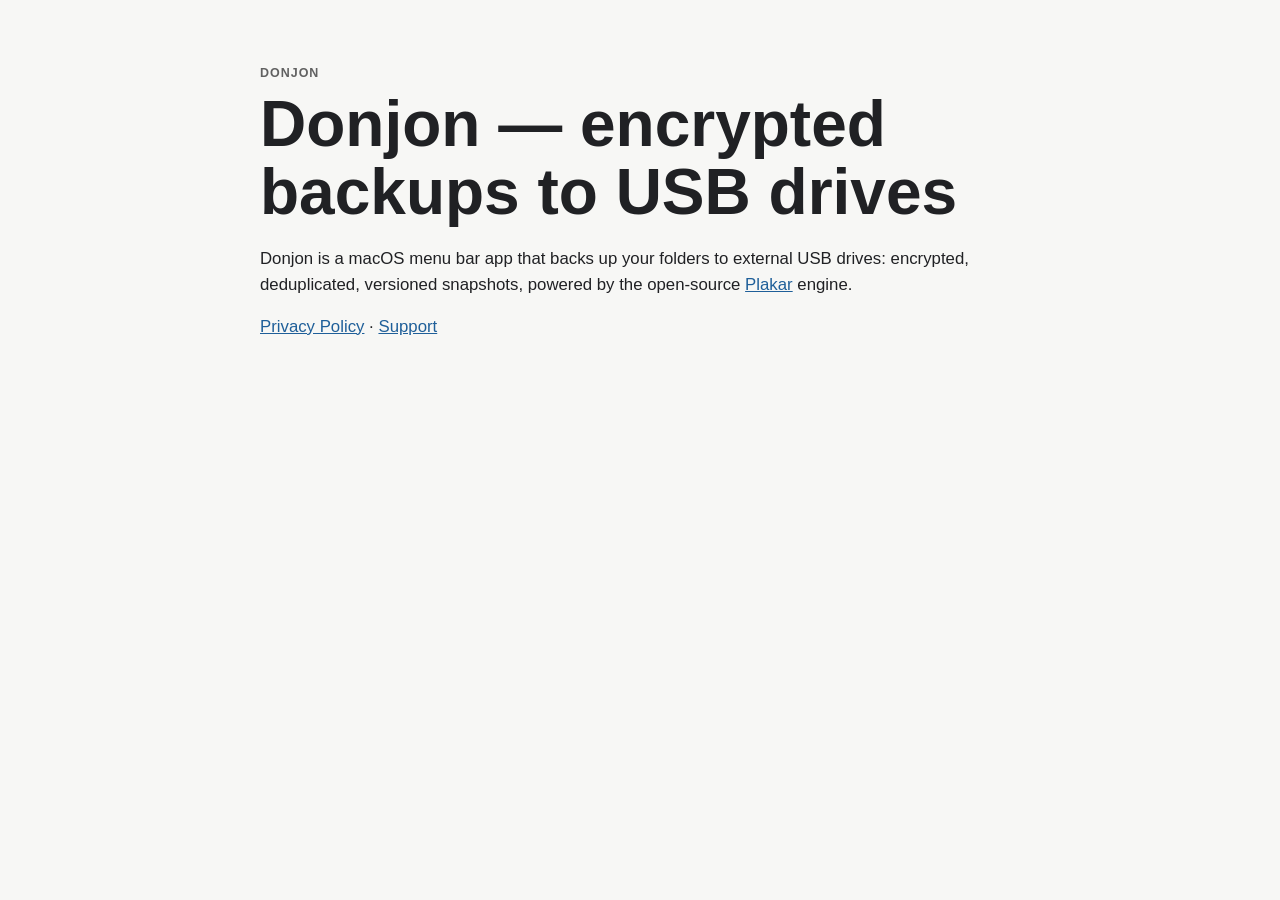
<file: index.html>
<!doctype html>
<html lang="en">
<head>
  <meta charset="utf-8">
  <meta name="viewport" content="width=device-width, initial-scale=1">
  <title>Donjon</title>
  <link rel="stylesheet" href="style.css">
</head>
<body>
  <main class="page">
    <p class="eyebrow">Donjon</p>
    <h1>Donjon — encrypted backups to USB drives</h1>
    <p>Donjon is a macOS menu bar app that backs up your folders to external USB drives: encrypted, deduplicated, versioned snapshots, powered by the open-source <a href="https://plakar.io">Plakar</a> engine.</p>
    <p><a href="privacy.html">Privacy Policy</a> · <a href="support.html">Support</a></p>
  </main>
</body>
</html>
</file>
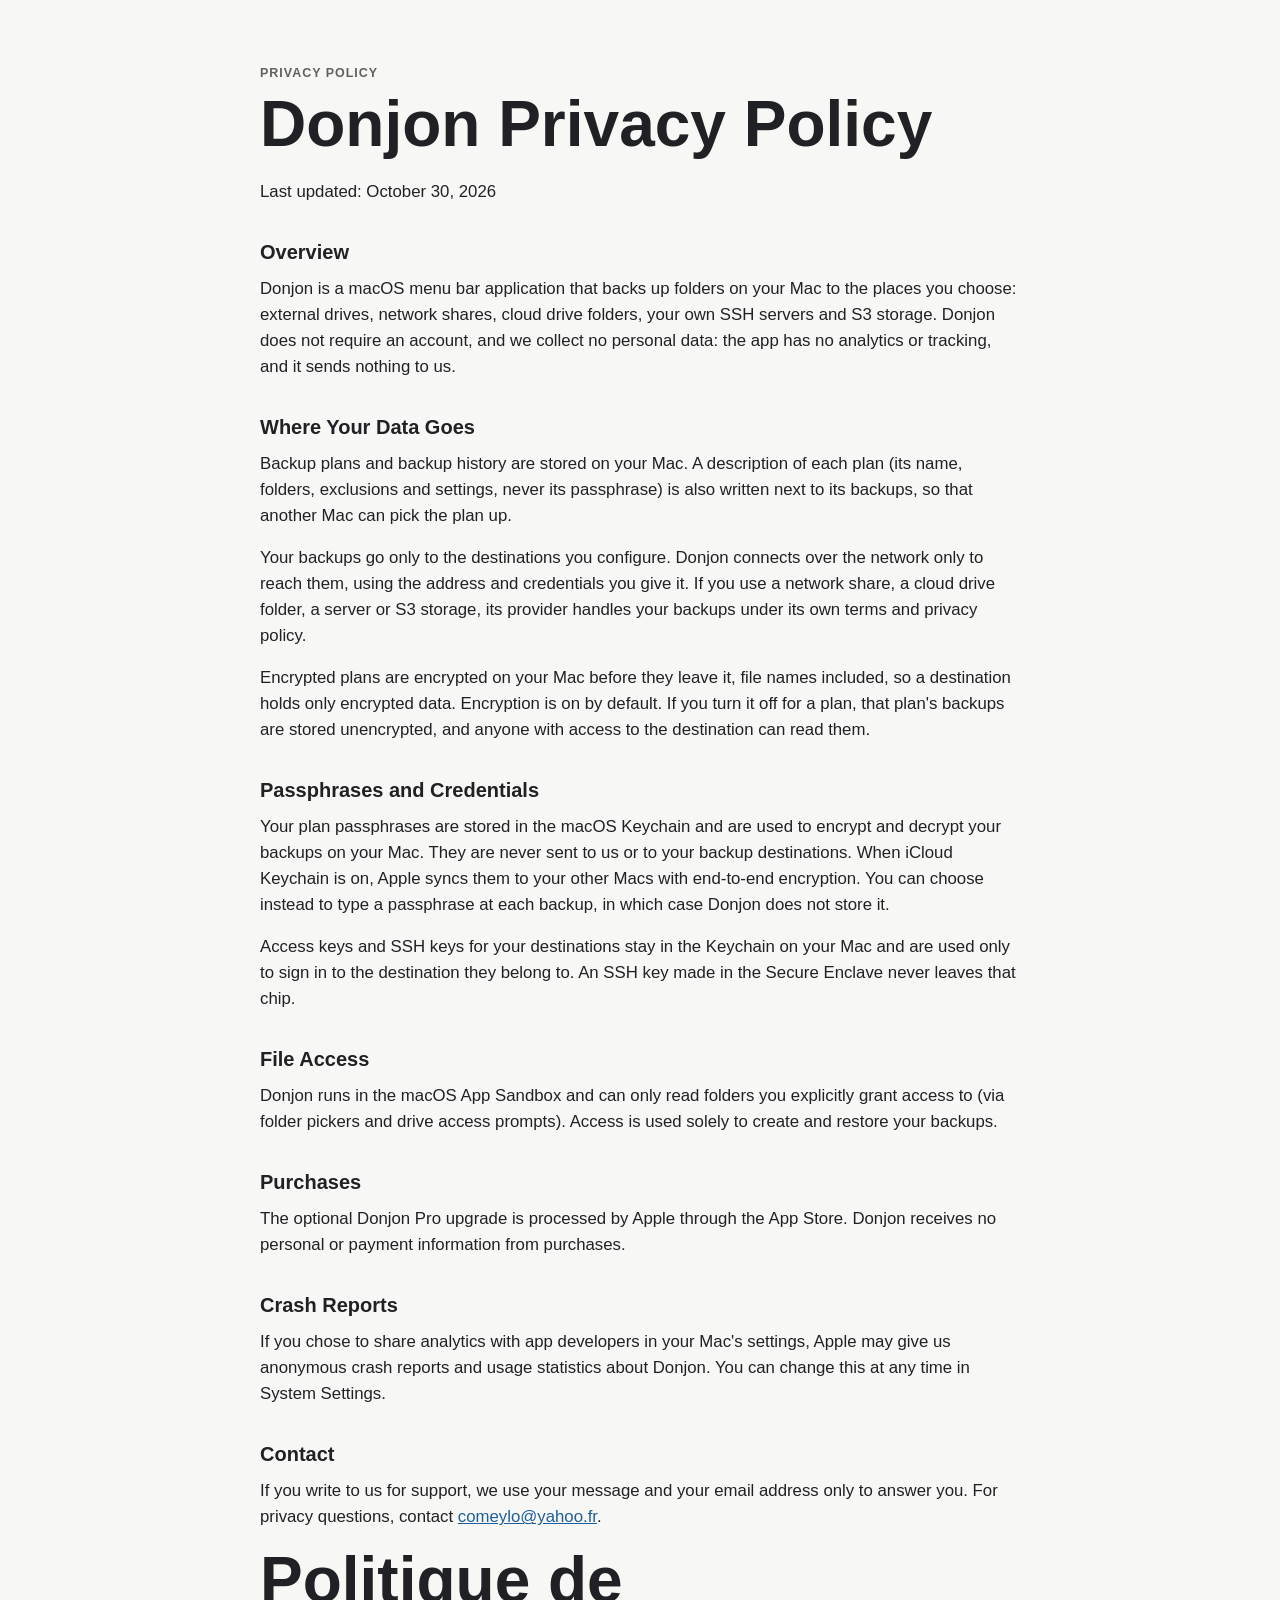
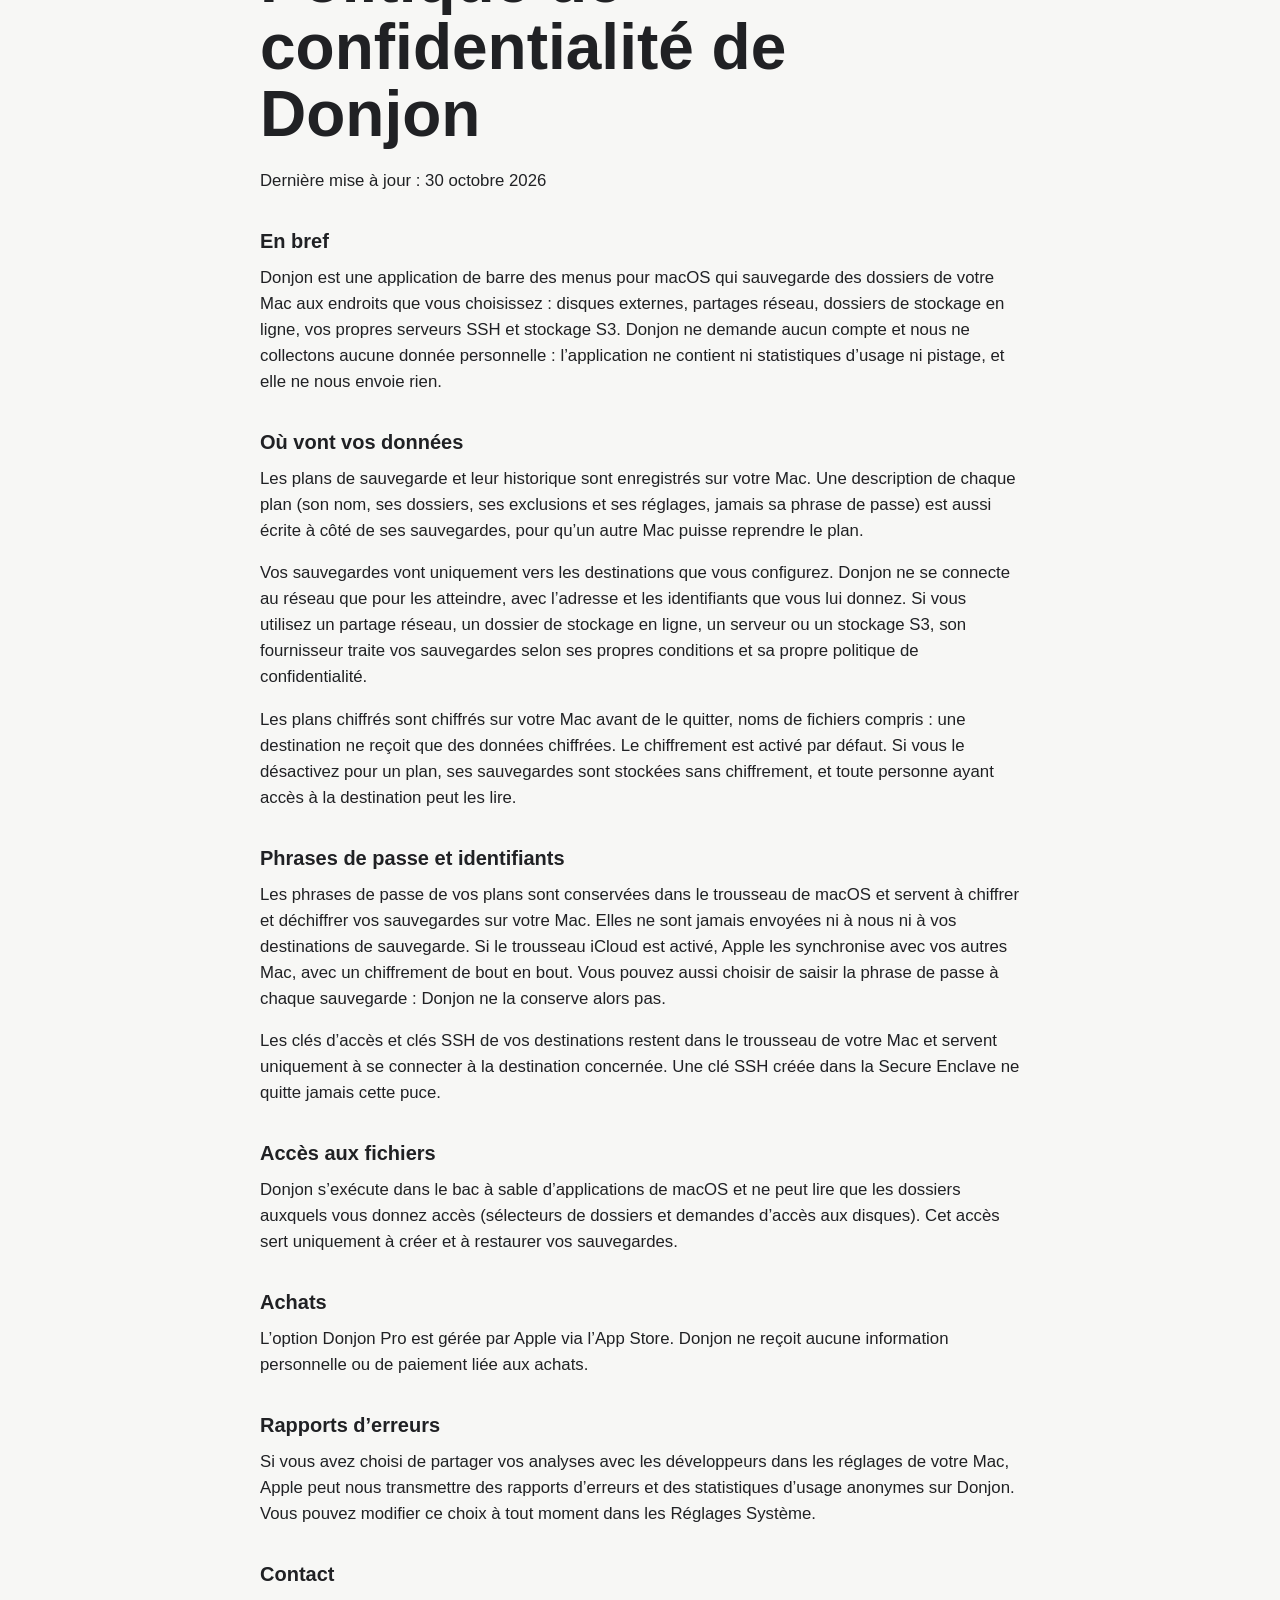
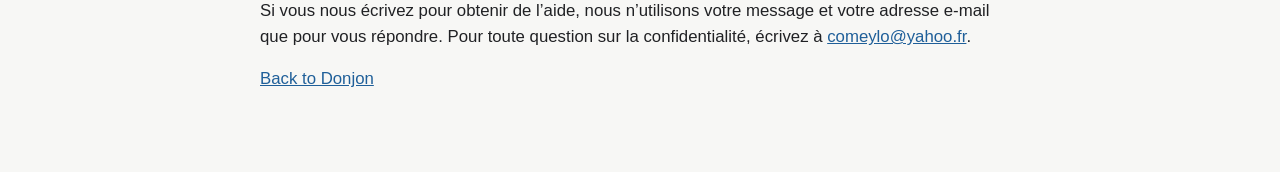
<file: privacy.html>
<!doctype html>
<html lang="en">
<head>
  <meta charset="utf-8">
  <meta name="viewport" content="width=device-width, initial-scale=1">
  <title>Donjon Privacy Policy</title>
  <link rel="stylesheet" href="style.css">
</head>
<body>
  <main class="page">
    <p class="eyebrow">Privacy Policy</p>
    <h1>Donjon Privacy Policy</h1>
    <p>Last updated: October 30, 2026</p>

    <h2>Overview</h2>
    <p>Donjon is a macOS menu bar application that backs up folders on your Mac to the places you choose: external drives, network shares, cloud drive folders, your own SSH servers and S3 storage. Donjon does not require an account, and we collect no personal data: the app has no analytics or tracking, and it sends nothing to us.</p>

    <h2>Where Your Data Goes</h2>
    <p>Backup plans and backup history are stored on your Mac. A description of each plan (its name, folders, exclusions and settings, never its passphrase) is also written next to its backups, so that another Mac can pick the plan up.</p>
    <p>Your backups go only to the destinations you configure. Donjon connects over the network only to reach them, using the address and credentials you give it. If you use a network share, a cloud drive folder, a server or S3 storage, its provider handles your backups under its own terms and privacy policy.</p>
    <p>Encrypted plans are encrypted on your Mac before they leave it, file names included, so a destination holds only encrypted data. Encryption is on by default. If you turn it off for a plan, that plan's backups are stored unencrypted, and anyone with access to the destination can read them.</p>

    <h2>Passphrases and Credentials</h2>
    <p>Your plan passphrases are stored in the macOS Keychain and are used to encrypt and decrypt your backups on your Mac. They are never sent to us or to your backup destinations. When iCloud Keychain is on, Apple syncs them to your other Macs with end-to-end encryption. You can choose instead to type a passphrase at each backup, in which case Donjon does not store it.</p>
    <p>Access keys and SSH keys for your destinations stay in the Keychain on your Mac and are used only to sign in to the destination they belong to. An SSH key made in the Secure Enclave never leaves that chip.</p>

    <h2>File Access</h2>
    <p>Donjon runs in the macOS App Sandbox and can only read folders you explicitly grant access to (via folder pickers and drive access prompts). Access is used solely to create and restore your backups.</p>

    <h2>Purchases</h2>
    <p>The optional Donjon Pro upgrade is processed by Apple through the App Store. Donjon receives no personal or payment information from purchases.</p>

    <h2>Crash Reports</h2>
    <p>If you chose to share analytics with app developers in your Mac's settings, Apple may give us anonymous crash reports and usage statistics about Donjon. You can change this at any time in System Settings.</p>

    <h2>Contact</h2>
    <p>If you write to us for support, we use your message and your email address only to answer you. For privacy questions, contact <a href="mailto:comeylo@yahoo.fr">comeylo@yahoo.fr</a>.</p>

    <section lang="fr">
      <h1>Politique de confidentialité de Donjon</h1>
      <p>Dernière mise à jour : 30 octobre 2026</p>

      <h2>En bref</h2>
      <p>Donjon est une application de barre des menus pour macOS qui sauvegarde des dossiers de votre Mac aux endroits que vous choisissez : disques externes, partages réseau, dossiers de stockage en ligne, vos propres serveurs SSH et stockage S3. Donjon ne demande aucun compte et nous ne collectons aucune donnée personnelle : l’application ne contient ni statistiques d’usage ni pistage, et elle ne nous envoie rien.</p>

      <h2>Où vont vos données</h2>
      <p>Les plans de sauvegarde et leur historique sont enregistrés sur votre Mac. Une description de chaque plan (son nom, ses dossiers, ses exclusions et ses réglages, jamais sa phrase de passe) est aussi écrite à côté de ses sauvegardes, pour qu’un autre Mac puisse reprendre le plan.</p>
      <p>Vos sauvegardes vont uniquement vers les destinations que vous configurez. Donjon ne se connecte au réseau que pour les atteindre, avec l’adresse et les identifiants que vous lui donnez. Si vous utilisez un partage réseau, un dossier de stockage en ligne, un serveur ou un stockage S3, son fournisseur traite vos sauvegardes selon ses propres conditions et sa propre politique de confidentialité.</p>
      <p>Les plans chiffrés sont chiffrés sur votre Mac avant de le quitter, noms de fichiers compris : une destination ne reçoit que des données chiffrées. Le chiffrement est activé par défaut. Si vous le désactivez pour un plan, ses sauvegardes sont stockées sans chiffrement, et toute personne ayant accès à la destination peut les lire.</p>

      <h2>Phrases de passe et identifiants</h2>
      <p>Les phrases de passe de vos plans sont conservées dans le trousseau de macOS et servent à chiffrer et déchiffrer vos sauvegardes sur votre Mac. Elles ne sont jamais envoyées ni à nous ni à vos destinations de sauvegarde. Si le trousseau iCloud est activé, Apple les synchronise avec vos autres Mac, avec un chiffrement de bout en bout. Vous pouvez aussi choisir de saisir la phrase de passe à chaque sauvegarde : Donjon ne la conserve alors pas.</p>
      <p>Les clés d’accès et clés SSH de vos destinations restent dans le trousseau de votre Mac et servent uniquement à se connecter à la destination concernée. Une clé SSH créée dans la Secure Enclave ne quitte jamais cette puce.</p>

      <h2>Accès aux fichiers</h2>
      <p>Donjon s’exécute dans le bac à sable d’applications de macOS et ne peut lire que les dossiers auxquels vous donnez accès (sélecteurs de dossiers et demandes d’accès aux disques). Cet accès sert uniquement à créer et à restaurer vos sauvegardes.</p>

      <h2>Achats</h2>
      <p>L’option Donjon Pro est gérée par Apple via l’App Store. Donjon ne reçoit aucune information personnelle ou de paiement liée aux achats.</p>

      <h2>Rapports d’erreurs</h2>
      <p>Si vous avez choisi de partager vos analyses avec les développeurs dans les réglages de votre Mac, Apple peut nous transmettre des rapports d’erreurs et des statistiques d’usage anonymes sur Donjon. Vous pouvez modifier ce choix à tout moment dans les Réglages Système.</p>

      <h2>Contact</h2>
      <p>Si vous nous écrivez pour obtenir de l’aide, nous n’utilisons votre message et votre adresse e-mail que pour vous répondre. Pour toute question sur la confidentialité, écrivez à <a href="mailto:comeylo@yahoo.fr">comeylo@yahoo.fr</a>.</p>
    </section>

    <p><a href="index.html">Back to Donjon</a></p>
  </main>
</body>
</html>
</file>
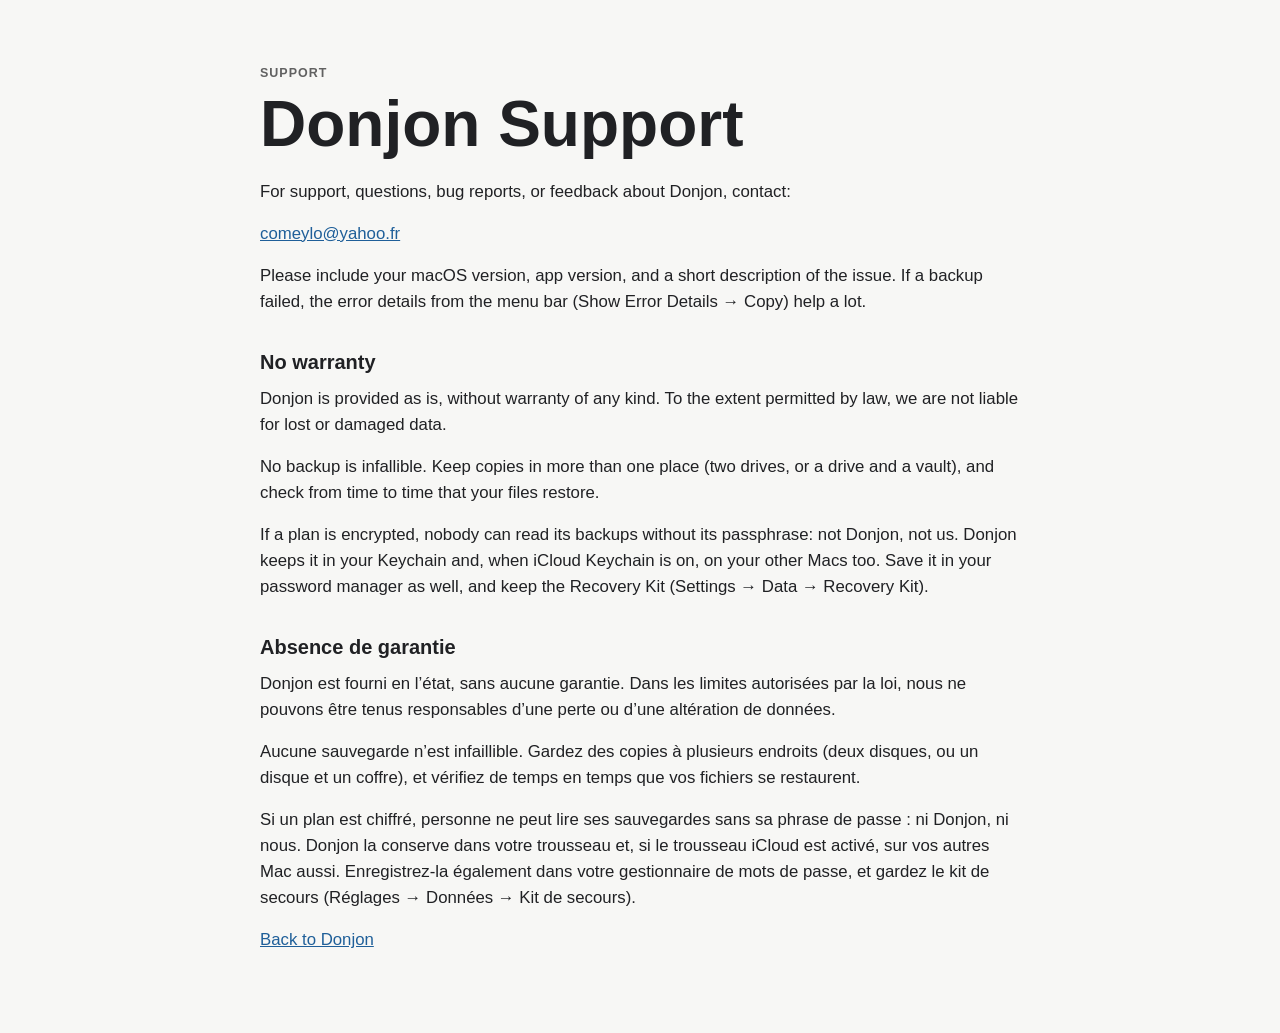
<file: support.html>
<!doctype html>
<html lang="en">
<head>
  <meta charset="utf-8">
  <meta name="viewport" content="width=device-width, initial-scale=1">
  <title>Donjon Support</title>
  <link rel="stylesheet" href="style.css">
</head>
<body>
  <main class="page">
    <p class="eyebrow">Support</p>
    <h1>Donjon Support</h1>
    <p>For support, questions, bug reports, or feedback about Donjon, contact:</p>
    <p><a href="mailto:comeylo@yahoo.fr">comeylo@yahoo.fr</a></p>
    <p>Please include your macOS version, app version, and a short description of the issue. If a backup failed, the error details from the menu bar (Show Error Details → Copy) help a lot.</p>

    <h2>No warranty</h2>
    <p>Donjon is provided as is, without warranty of any kind. To the extent permitted by law, we are not liable for lost or damaged data.</p>
    <p>No backup is infallible. Keep copies in more than one place (two drives, or a drive and a vault), and check from time to time that your files restore.</p>
    <p>If a plan is encrypted, nobody can read its backups without its passphrase: not Donjon, not us. Donjon keeps it in your Keychain and, when iCloud Keychain is on, on your other Macs too. Save it in your password manager as well, and keep the Recovery Kit (Settings → Data → Recovery Kit).</p>

    <section lang="fr">
      <h2>Absence de garantie</h2>
      <p>Donjon est fourni en l’état, sans aucune garantie. Dans les limites autorisées par la loi, nous ne pouvons être tenus responsables d’une perte ou d’une altération de données.</p>
      <p>Aucune sauvegarde n’est infaillible. Gardez des copies à plusieurs endroits (deux disques, ou un disque et un coffre), et vérifiez de temps en temps que vos fichiers se restaurent.</p>
      <p>Si un plan est chiffré, personne ne peut lire ses sauvegardes sans sa phrase de passe&nbsp;: ni Donjon, ni nous. Donjon la conserve dans votre trousseau et, si le trousseau iCloud est activé, sur vos autres Mac aussi. Enregistrez-la également dans votre gestionnaire de mots de passe, et gardez le kit de secours (Réglages → Données → Kit de secours).</p>
    </section>

    <p><a href="index.html">Back to Donjon</a></p>
  </main>
</body>
</html>
</file>
<file: style.css>
* {
  box-sizing: border-box;
}

body {
  margin: 0;
  font-family: -apple-system, BlinkMacSystemFont, "Segoe UI", sans-serif;
  color: #202124;
  background: #f7f7f5;
  line-height: 1.55;
}

.page {
  width: min(760px, calc(100% - 32px));
  margin: 0 auto;
  padding: 64px 0;
}

.eyebrow {
  margin: 0 0 8px;
  color: #616161;
  font-weight: 700;
  text-transform: uppercase;
  letter-spacing: 0.08em;
  font-size: 0.78rem;
}

h1 {
  margin: 0 0 20px;
  font-size: clamp(2.25rem, 6vw, 4rem);
  line-height: 1.05;
}

h2 {
  margin: 32px 0 8px;
  font-size: 1.25rem;
}

p {
  margin: 0 0 16px;
  font-size: 1.05rem;
}

a {
  color: #1f5f99;
}

.links {
  display: flex;
  flex-wrap: wrap;
  gap: 12px;
  margin-top: 28px;
}

.links a {
  display: inline-flex;
  align-items: center;
  min-height: 44px;
  padding: 0 18px;
  border: 1px solid #c8c8c8;
  border-radius: 8px;
  color: #202124;
  background: #fff;
  text-decoration: none;
  font-weight: 700;
}
</file>
